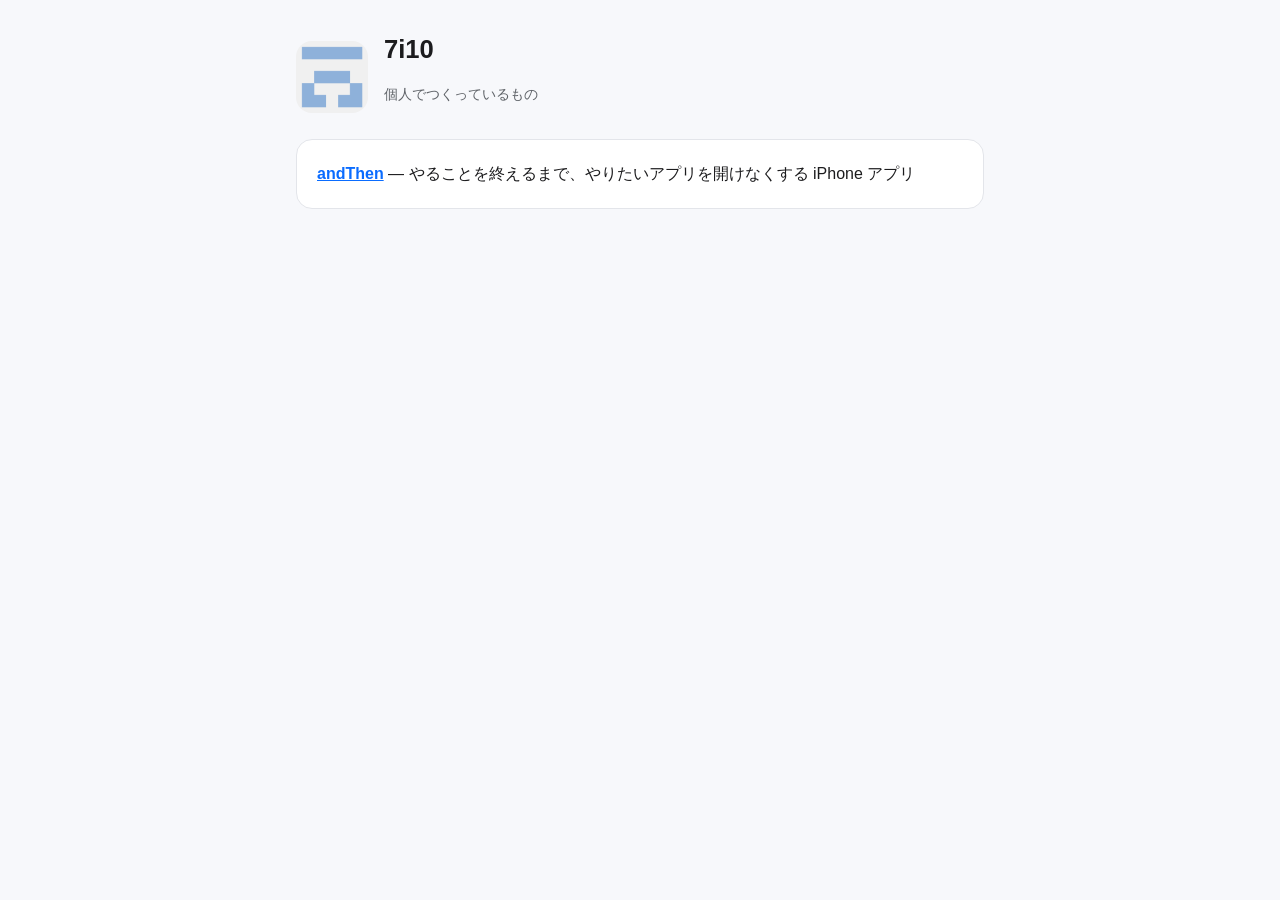
<file: index.html>
<!doctype html>
<html lang="ja">
<head>
<meta charset="utf-8">
<meta name="viewport" content="width=device-width, initial-scale=1">
<title>7i10</title>
<link rel="icon" href="/7i10.png">
<link rel="stylesheet" href="/style.css">
</head>
<body>
<main>
  <header class="profile">
    <img src="/7i10.png" alt="" width="72" height="72">
    <div>
      <h1>7i10</h1>
      <p class="sub">個人でつくっているもの</p>
    </div>
  </header>
  <div class="card">
    <p><a href="/andthen/"><strong>andThen</strong></a> — やることを終えるまで、やりたいアプリを開けなくする iPhone アプリ</p>
  </div>
</main>
</body>
</html>
</file>
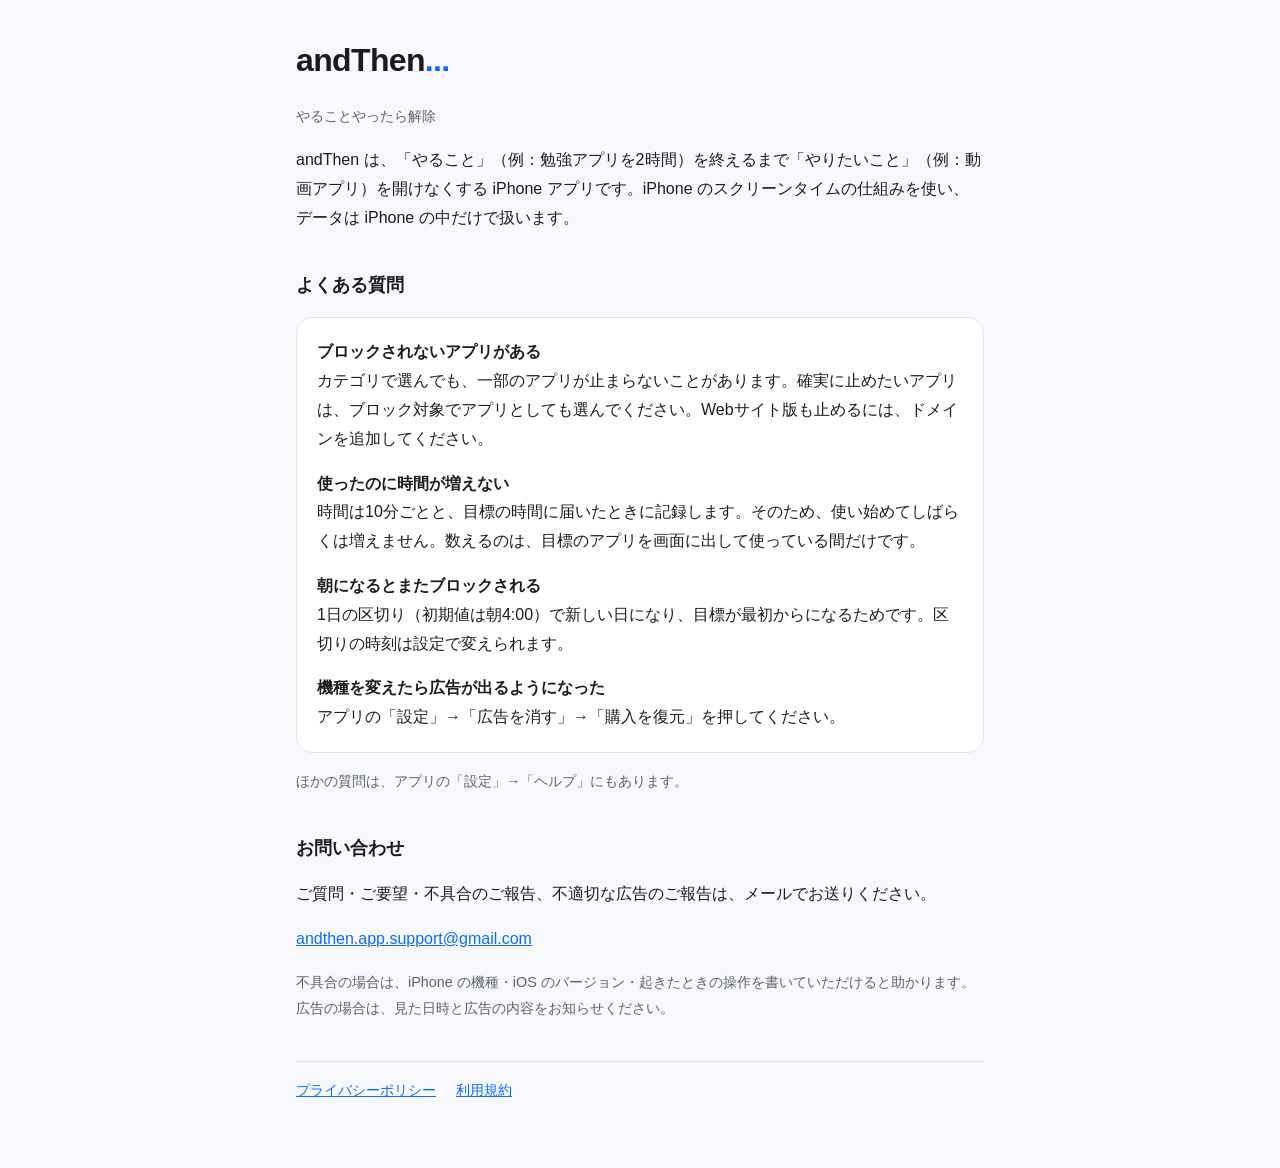
<file: andthen/index.html>
<!doctype html>
<html lang="ja">
<head>
<meta charset="utf-8">
<meta name="viewport" content="width=device-width, initial-scale=1">
<title>andThen サポート</title>
<link rel="stylesheet" href="/style.css">
</head>
<body>
<main>
  <div class="wordmark">andThen<span>...</span></div>
  <p class="sub">やることやったら解除</p>

  <p>andThen は、「やること」（例：勉強アプリを2時間）を終えるまで「やりたいこと」（例：動画アプリ）を開けなくする iPhone アプリです。iPhone のスクリーンタイムの仕組みを使い、データは iPhone の中だけで扱います。</p>

  <h2>よくある質問</h2>
  <div class="card">
    <p><strong>ブロックされないアプリがある</strong><br>
    カテゴリで選んでも、一部のアプリが止まらないことがあります。確実に止めたいアプリは、ブロック対象でアプリとしても選んでください。Webサイト版も止めるには、ドメインを追加してください。</p>
    <p><strong>使ったのに時間が増えない</strong><br>
    時間は10分ごとと、目標の時間に届いたときに記録します。そのため、使い始めてしばらくは増えません。数えるのは、目標のアプリを画面に出して使っている間だけです。</p>
    <p><strong>朝になるとまたブロックされる</strong><br>
    1日の区切り（初期値は朝4:00）で新しい日になり、目標が最初からになるためです。区切りの時刻は設定で変えられます。</p>
    <p><strong>機種を変えたら広告が出るようになった</strong><br>
    アプリの「設定」→「広告を消す」→「購入を復元」を押してください。</p>
  </div>
  <p class="sub">ほかの質問は、アプリの「設定」→「ヘルプ」にもあります。</p>

  <h2>お問い合わせ</h2>
  <p>ご質問・ご要望・不具合のご報告、不適切な広告のご報告は、メールでお送りください。</p>
  <p><a href="mailto:andthen.app.support@gmail.com">andthen.app.support@gmail.com</a></p>
  <p class="sub">不具合の場合は、iPhone の機種・iOS のバージョン・起きたときの操作を書いていただけると助かります。広告の場合は、見た日時と広告の内容をお知らせください。</p>

  <nav>
    <a href="/andthen/privacy.html">プライバシーポリシー</a>
    <a href="/andthen/terms.html">利用規約</a>
  </nav>
</main>
</body>
</html>
</file>
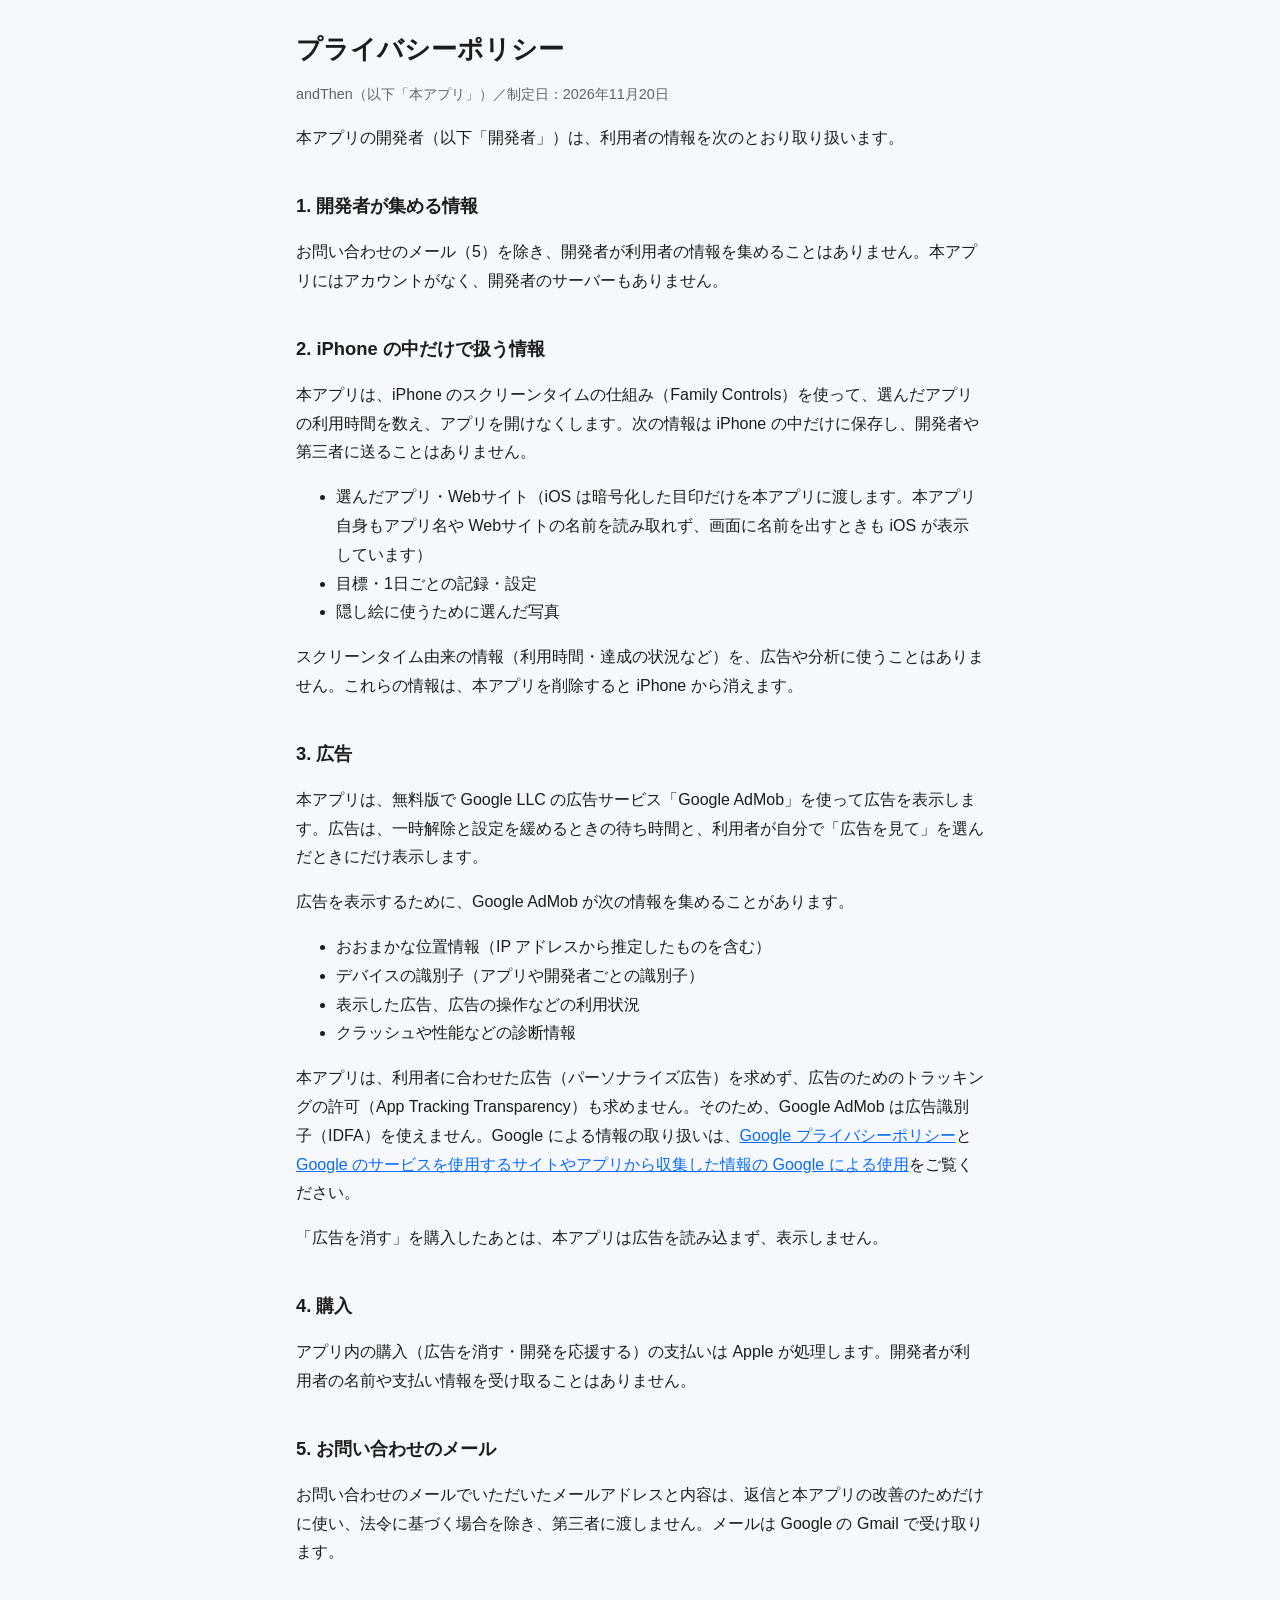
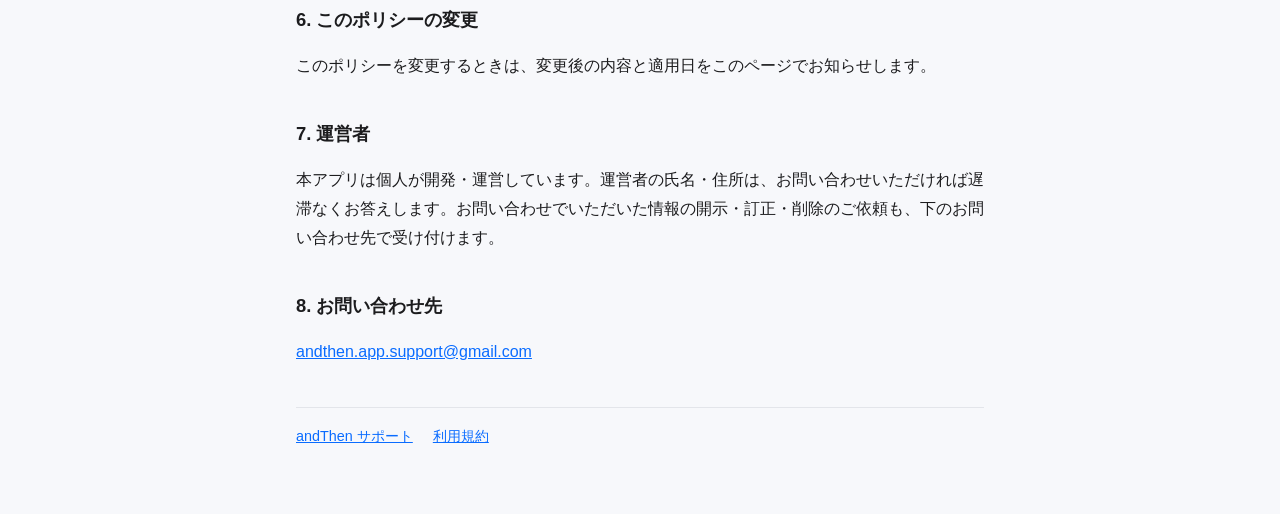
<file: andthen/privacy.html>
<!doctype html>
<html lang="ja">
<head>
<meta charset="utf-8">
<meta name="viewport" content="width=device-width, initial-scale=1">
<title>andThen プライバシーポリシー</title>
<link rel="stylesheet" href="/style.css">
</head>
<body>
<main>
  <h1>プライバシーポリシー</h1>
  <p class="sub">andThen（以下「本アプリ」）／制定日：2026年11月20日</p>

  <p>本アプリの開発者（以下「開発者」）は、利用者の情報を次のとおり取り扱います。</p>

  <h2>1. 開発者が集める情報</h2>
  <p>お問い合わせのメール（5）を除き、開発者が利用者の情報を集めることはありません。本アプリにはアカウントがなく、開発者のサーバーもありません。</p>

  <h2>2. iPhone の中だけで扱う情報</h2>
  <p>本アプリは、iPhone のスクリーンタイムの仕組み（Family Controls）を使って、選んだアプリの利用時間を数え、アプリを開けなくします。次の情報は iPhone の中だけに保存し、開発者や第三者に送ることはありません。</p>
  <ul>
    <li>選んだアプリ・Webサイト（iOS は暗号化した目印だけを本アプリに渡します。本アプリ自身もアプリ名や Webサイトの名前を読み取れず、画面に名前を出すときも iOS が表示しています）</li>
    <li>目標・1日ごとの記録・設定</li>
    <li>隠し絵に使うために選んだ写真</li>
  </ul>
  <p>スクリーンタイム由来の情報（利用時間・達成の状況など）を、広告や分析に使うことはありません。これらの情報は、本アプリを削除すると iPhone から消えます。</p>

  <h2>3. 広告</h2>
  <p>本アプリは、無料版で Google LLC の広告サービス「Google AdMob」を使って広告を表示します。広告は、一時解除と設定を緩めるときの待ち時間と、利用者が自分で「広告を見て」を選んだときにだけ表示します。</p>
  <p>広告を表示するために、Google AdMob が次の情報を集めることがあります。</p>
  <ul>
    <li>おおまかな位置情報（IP アドレスから推定したものを含む）</li>
    <li>デバイスの識別子（アプリや開発者ごとの識別子）</li>
    <li>表示した広告、広告の操作などの利用状況</li>
    <li>クラッシュや性能などの診断情報</li>
  </ul>
  <p>本アプリは、利用者に合わせた広告（パーソナライズ広告）を求めず、広告のためのトラッキングの許可（App Tracking Transparency）も求めません。そのため、Google AdMob は広告識別子（IDFA）を使えません。Google による情報の取り扱いは、<a href="https://policies.google.com/privacy">Google プライバシーポリシー</a>と<a href="https://policies.google.com/technologies/partner-sites">Google のサービスを使用するサイトやアプリから収集した情報の Google による使用</a>をご覧ください。</p>
  <p>「広告を消す」を購入したあとは、本アプリは広告を読み込まず、表示しません。</p>

  <h2>4. 購入</h2>
  <p>アプリ内の購入（広告を消す・開発を応援する）の支払いは Apple が処理します。開発者が利用者の名前や支払い情報を受け取ることはありません。</p>

  <h2>5. お問い合わせのメール</h2>
  <p>お問い合わせのメールでいただいたメールアドレスと内容は、返信と本アプリの改善のためだけに使い、法令に基づく場合を除き、第三者に渡しません。メールは Google の Gmail で受け取ります。</p>

  <h2>6. このポリシーの変更</h2>
  <p>このポリシーを変更するときは、変更後の内容と適用日をこのページでお知らせします。</p>

  <h2>7. 運営者</h2>
  <p>本アプリは個人が開発・運営しています。運営者の氏名・住所は、お問い合わせいただければ遅滞なくお答えします。お問い合わせでいただいた情報の開示・訂正・削除のご依頼も、下のお問い合わせ先で受け付けます。</p>

  <h2>8. お問い合わせ先</h2>
  <p><a href="mailto:andthen.app.support@gmail.com">andthen.app.support@gmail.com</a></p>

  <nav>
    <a href="/andthen/">andThen サポート</a>
    <a href="/andthen/terms.html">利用規約</a>
  </nav>
</main>
</body>
</html>
</file>
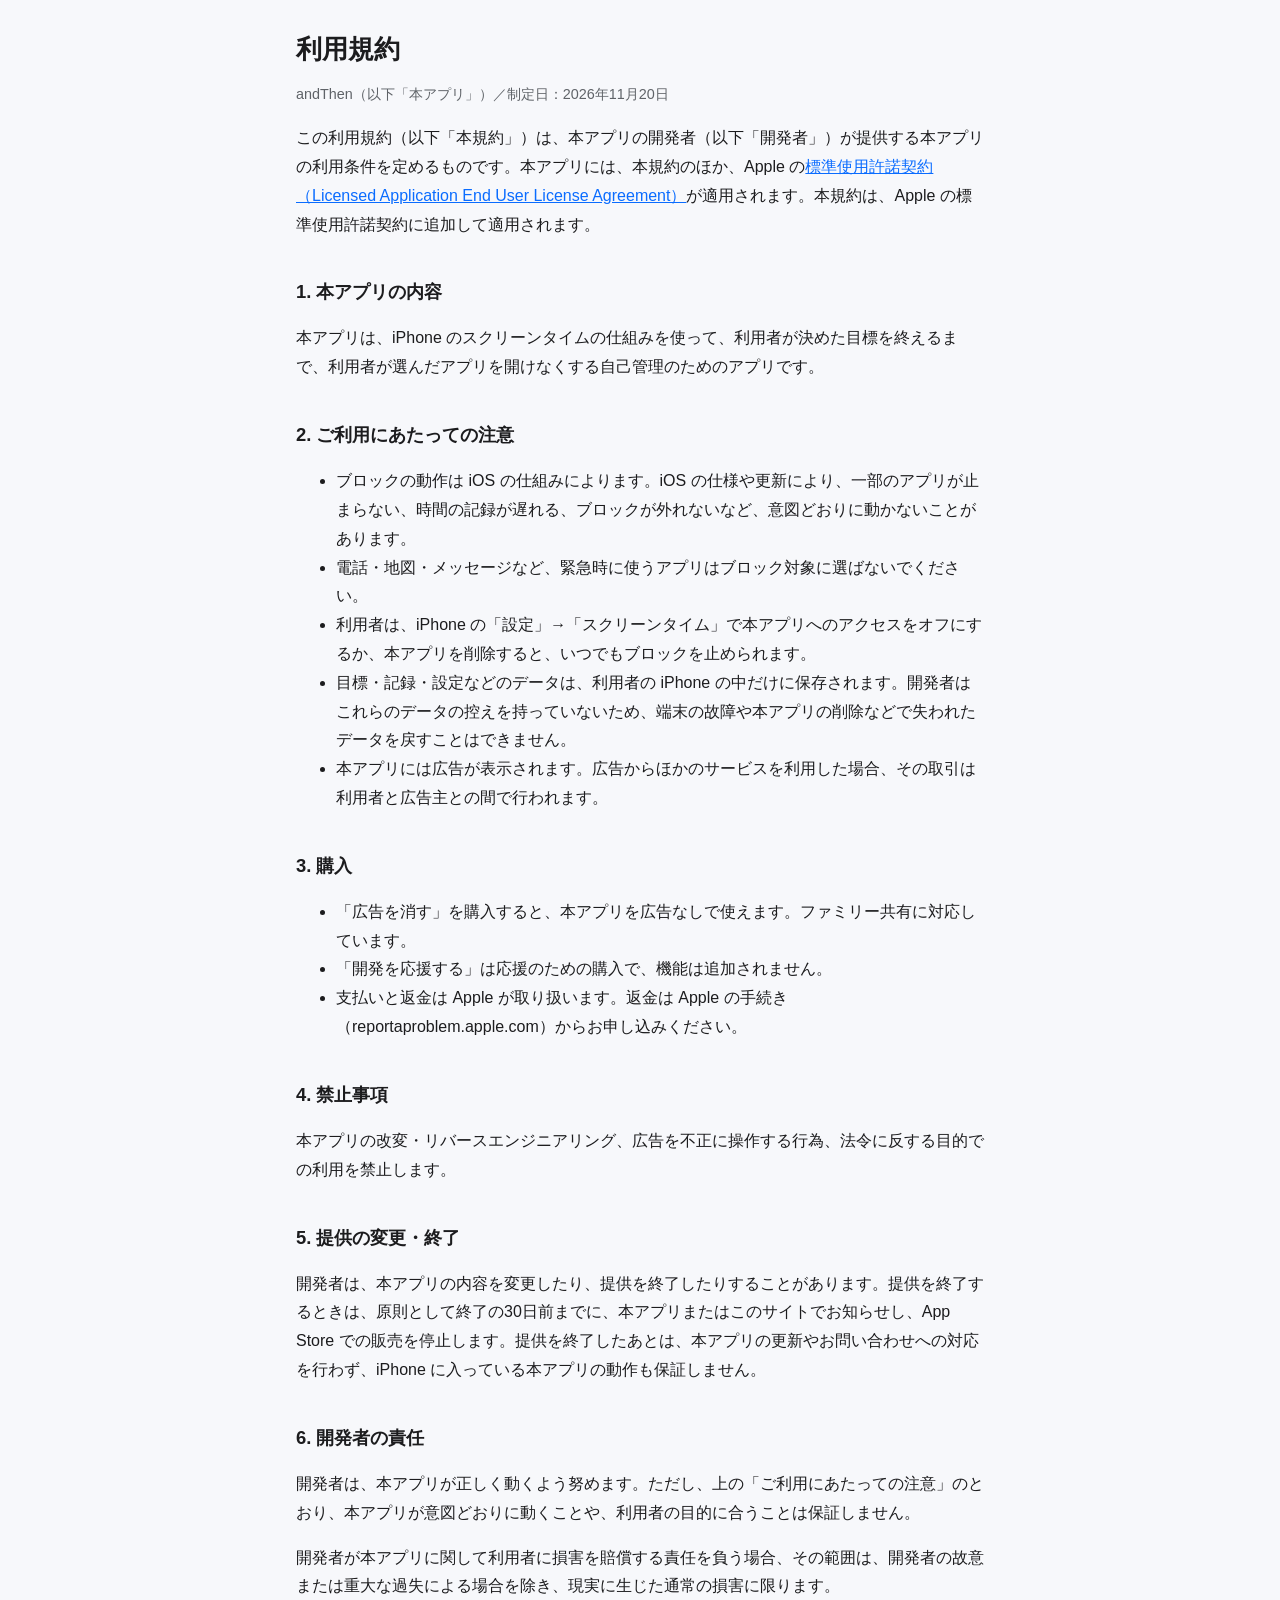
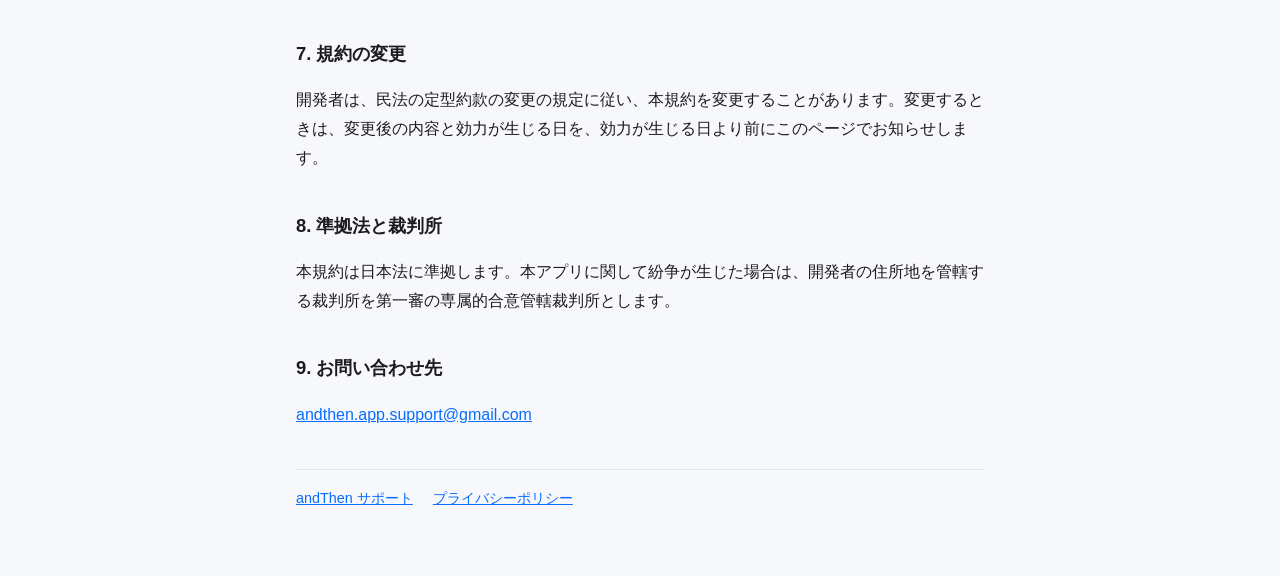
<file: andthen/terms.html>
<!doctype html>
<html lang="ja">
<head>
<meta charset="utf-8">
<meta name="viewport" content="width=device-width, initial-scale=1">
<title>andThen 利用規約</title>
<link rel="stylesheet" href="/style.css">
</head>
<body>
<main>
  <h1>利用規約</h1>
  <p class="sub">andThen（以下「本アプリ」）／制定日：2026年11月20日</p>

  <p>この利用規約（以下「本規約」）は、本アプリの開発者（以下「開発者」）が提供する本アプリの利用条件を定めるものです。本アプリには、本規約のほか、Apple の<a href="https://www.apple.com/legal/internet-services/itunes/dev/stdeula/">標準使用許諾契約（Licensed Application End User License Agreement）</a>が適用されます。本規約は、Apple の標準使用許諾契約に追加して適用されます。</p>

  <h2>1. 本アプリの内容</h2>
  <p>本アプリは、iPhone のスクリーンタイムの仕組みを使って、利用者が決めた目標を終えるまで、利用者が選んだアプリを開けなくする自己管理のためのアプリです。</p>

  <h2>2. ご利用にあたっての注意</h2>
  <ul>
    <li>ブロックの動作は iOS の仕組みによります。iOS の仕様や更新により、一部のアプリが止まらない、時間の記録が遅れる、ブロックが外れないなど、意図どおりに動かないことがあります。</li>
    <li>電話・地図・メッセージなど、緊急時に使うアプリはブロック対象に選ばないでください。</li>
    <li>利用者は、iPhone の「設定」→「スクリーンタイム」で本アプリへのアクセスをオフにするか、本アプリを削除すると、いつでもブロックを止められます。</li>
    <li>目標・記録・設定などのデータは、利用者の iPhone の中だけに保存されます。開発者はこれらのデータの控えを持っていないため、端末の故障や本アプリの削除などで失われたデータを戻すことはできません。</li>
    <li>本アプリには広告が表示されます。広告からほかのサービスを利用した場合、その取引は利用者と広告主との間で行われます。</li>
  </ul>

  <h2>3. 購入</h2>
  <ul>
    <li>「広告を消す」を購入すると、本アプリを広告なしで使えます。ファミリー共有に対応しています。</li>
    <li>「開発を応援する」は応援のための購入で、機能は追加されません。</li>
    <li>支払いと返金は Apple が取り扱います。返金は Apple の手続き（reportaproblem.apple.com）からお申し込みください。</li>
  </ul>

  <h2>4. 禁止事項</h2>
  <p>本アプリの改変・リバースエンジニアリング、広告を不正に操作する行為、法令に反する目的での利用を禁止します。</p>

  <h2>5. 提供の変更・終了</h2>
  <p>開発者は、本アプリの内容を変更したり、提供を終了したりすることがあります。提供を終了するときは、原則として終了の30日前までに、本アプリまたはこのサイトでお知らせし、App Store での販売を停止します。提供を終了したあとは、本アプリの更新やお問い合わせへの対応を行わず、iPhone に入っている本アプリの動作も保証しません。</p>

  <h2>6. 開発者の責任</h2>
  <p>開発者は、本アプリが正しく動くよう努めます。ただし、上の「ご利用にあたっての注意」のとおり、本アプリが意図どおりに動くことや、利用者の目的に合うことは保証しません。</p>
  <p>開発者が本アプリに関して利用者に損害を賠償する責任を負う場合、その範囲は、開発者の故意または重大な過失による場合を除き、現実に生じた通常の損害に限ります。</p>

  <h2>7. 規約の変更</h2>
  <p>開発者は、民法の定型約款の変更の規定に従い、本規約を変更することがあります。変更するときは、変更後の内容と効力が生じる日を、効力が生じる日より前にこのページでお知らせします。</p>

  <h2>8. 準拠法と裁判所</h2>
  <p>本規約は日本法に準拠します。本アプリに関して紛争が生じた場合は、開発者の住所地を管轄する裁判所を第一審の専属的合意管轄裁判所とします。</p>

  <h2>9. お問い合わせ先</h2>
  <p><a href="mailto:andthen.app.support@gmail.com">andthen.app.support@gmail.com</a></p>

  <nav>
    <a href="/andthen/">andThen サポート</a>
    <a href="/andthen/privacy.html">プライバシーポリシー</a>
  </nav>
</main>
</body>
</html>
</file>
<file: style.css>
:root { --bg: #f7f8fb; --text: #1c1c1e; --sub: #5f6368; --accent: #0a6cff; --card: #ffffff; --line: #e3e5ea; }
@media (prefers-color-scheme: dark) {
  :root { --bg: #111214; --text: #f2f2f7; --sub: #a1a1a8; --accent: #4c9aff; --card: #1c1d20; --line: #2c2d31; }
}
* { box-sizing: border-box; }
body { margin: 0; background: var(--bg); color: var(--text); font: 16px/1.8 -apple-system, BlinkMacSystemFont, "Hiragino Sans", "Noto Sans JP", sans-serif; }
main { max-width: 720px; margin: 0 auto; padding: 32px 16px 64px; }
h1 { font-size: 1.6rem; line-height: 1.4; margin: 0 0 4px; }
h2 { font-size: 1.15rem; margin: 36px 0 8px; }
p, li { color: var(--text); }
.sub { color: var(--sub); font-size: 0.9rem; }
a { color: var(--accent); }
.wordmark { font-weight: 900; font-size: 2rem; letter-spacing: -0.02em; }
.wordmark span { color: var(--accent); }
.card { background: var(--card); border: 1px solid var(--line); border-radius: 16px; padding: 4px 20px; margin: 16px 0; }
nav { margin-top: 40px; padding-top: 16px; border-top: 1px solid var(--line); font-size: 0.9rem; }
nav a { margin-right: 16px; }
table { border-collapse: collapse; width: 100%; font-size: 0.9rem; }
th, td { border-bottom: 1px solid var(--line); padding: 8px 6px; text-align: left; vertical-align: top; }
.profile { display: flex; align-items: center; gap: 16px; margin-bottom: 8px; }
.profile img { border-radius: 16px; flex: none; }
.profile h1 { margin: 0; }
</file>
